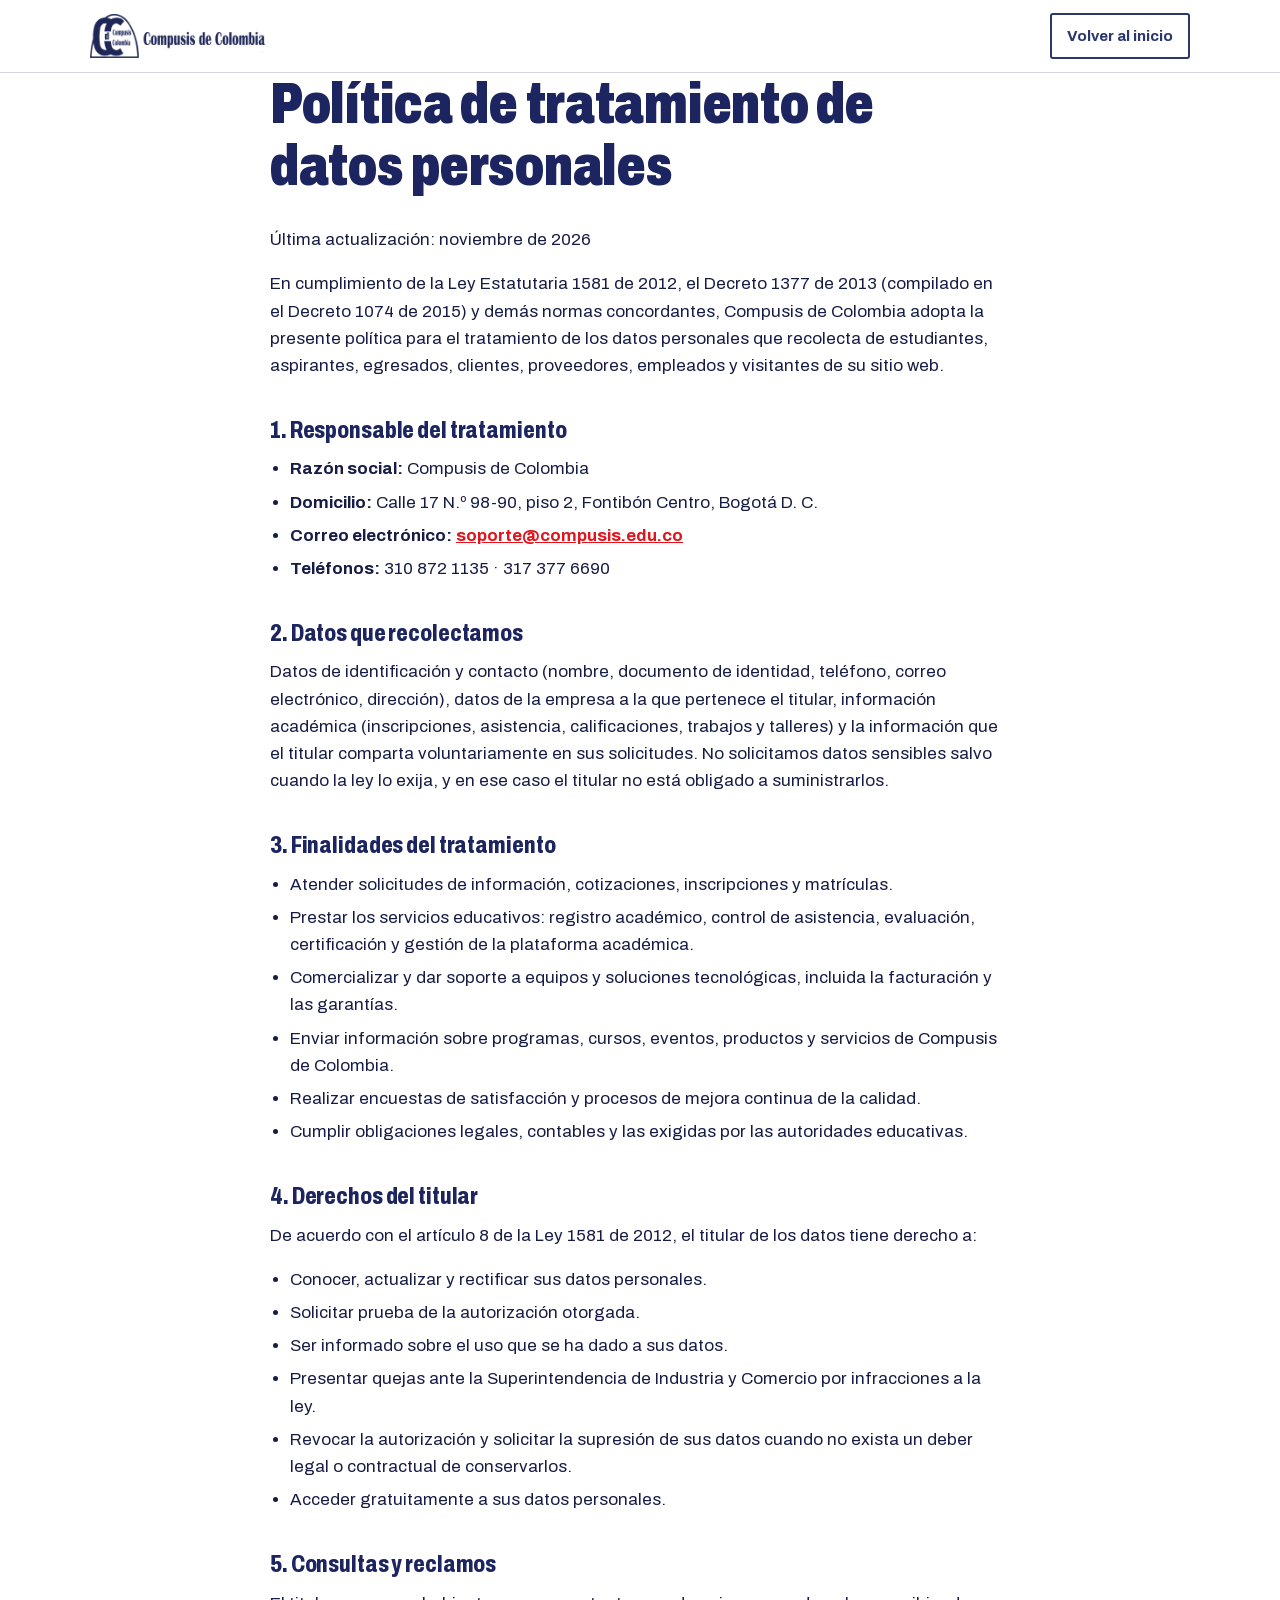
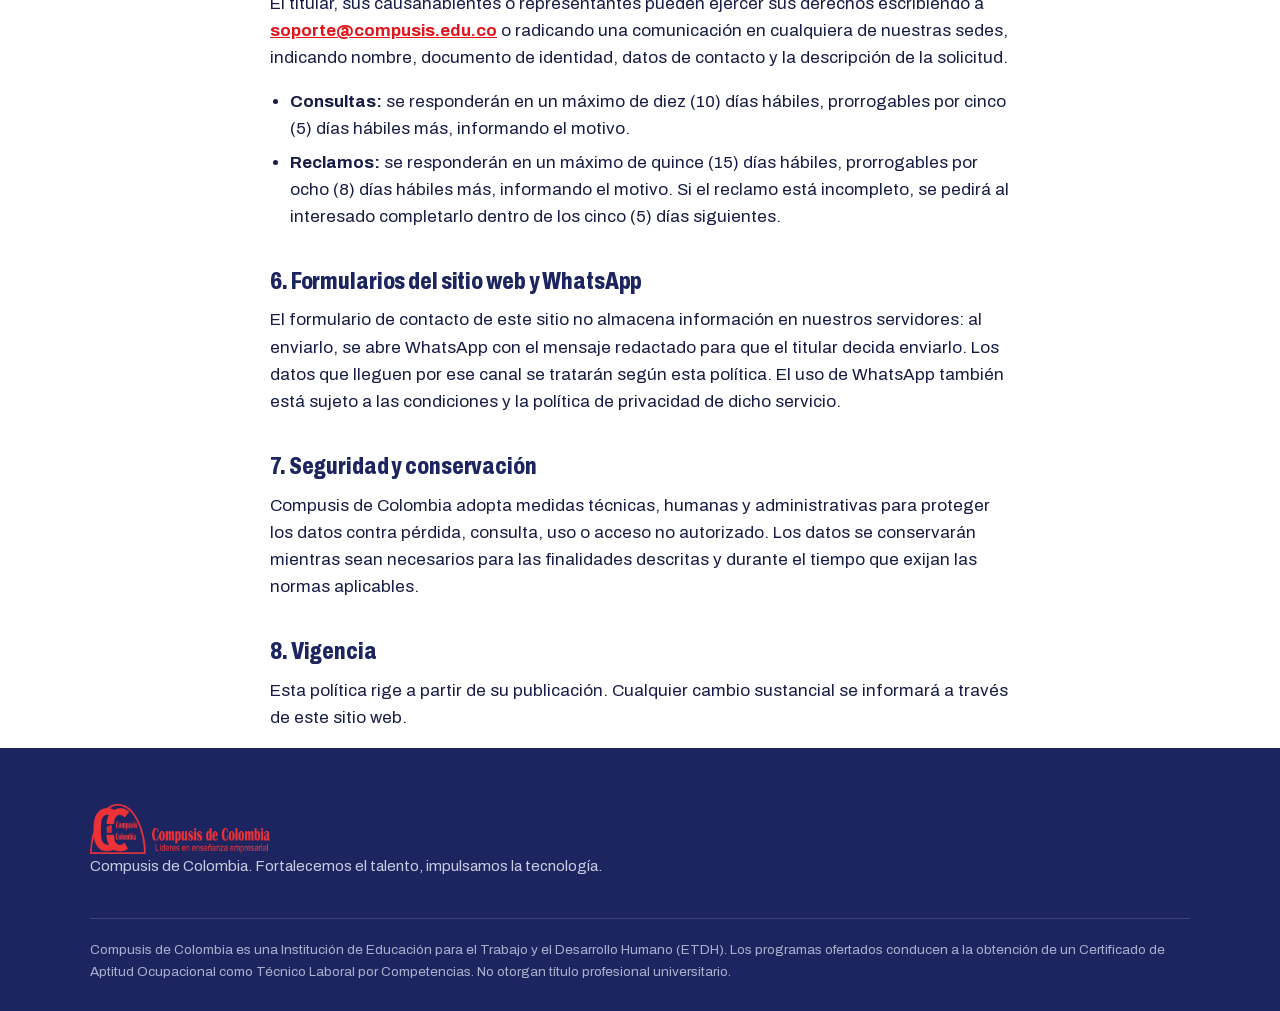
<file: privacidad.html>
<!doctype html>
<html lang="es-CO">
<head>
  <meta charset="utf-8">
  <meta name="viewport" content="width=device-width, initial-scale=1">
  <meta http-equiv="Content-Security-Policy" content="default-src 'self'; script-src 'self'; style-src 'self'; img-src 'self'; font-src 'self'; connect-src 'none'; object-src 'none'; frame-src 'none'; base-uri 'self'; form-action 'none'; upgrade-insecure-requests">
  <meta name="referrer" content="strict-origin-when-cross-origin">
  <title>Política de tratamiento de datos personales | Compusis de Colombia</title>
  <meta name="description" content="Política de tratamiento de datos personales (habeas data) de Compusis de Colombia, conforme a la Ley 1581 de 2012.">
  <link rel="canonical" href="https://santizamb.github.io/compusis/privacidad.html">
  <meta name="theme-color" content="#2b366d">
  <link rel="icon" href="assets/logo.png">
  <link rel="preload" href="assets/fuentes/archivo-latin.woff2" as="font" type="font/woff2" crossorigin>
  <link rel="stylesheet" href="styles.css">
</head>
<body>
  <a class="skip" href="#contenido">Saltar al contenido</a>

  <header class="site-header">
    <div class="wrap header-inner">
      <a href="./" class="brand" aria-label="Compusis de Colombia, inicio">
        <img src="assets/logo.png" alt="Compusis de Colombia" width="200" height="50">
      </a>
      <a class="btn btn-ghost btn-sm" href="./">Volver al inicio</a>
    </div>
  </header>

  <main id="contenido" class="wrap legal">
    <h1>Política de tratamiento de datos personales</h1>
    <p class="updated">Última actualización: noviembre de 2026</p>

    <p>En cumplimiento de la Ley Estatutaria 1581 de 2012, el Decreto 1377 de 2013 (compilado en el Decreto 1074 de 2015) y demás normas concordantes, Compusis de Colombia adopta la presente política para el tratamiento de los datos personales que recolecta de estudiantes, aspirantes, egresados, clientes, proveedores, empleados y visitantes de su sitio web.</p>

    <h2>1. Responsable del tratamiento</h2>
    <ul>
      <li><strong>Razón social:</strong> Compusis de Colombia</li>
      <li><strong>Domicilio:</strong> Calle 17 N.º 98-90, piso 2, Fontibón Centro, Bogotá D. C.</li>
      <li><strong>Correo electrónico:</strong> <a href="mailto:soporte@compusis.edu.co">soporte@compusis.edu.co</a></li>
      <li><strong>Teléfonos:</strong> 310 872 1135 · 317 377 6690</li>
    </ul>

    <h2>2. Datos que recolectamos</h2>
    <p>Datos de identificación y contacto (nombre, documento de identidad, teléfono, correo electrónico, dirección), datos de la empresa a la que pertenece el titular, información académica (inscripciones, asistencia, calificaciones, trabajos y talleres) y la información que el titular comparta voluntariamente en sus solicitudes. No solicitamos datos sensibles salvo cuando la ley lo exija, y en ese caso el titular no está obligado a suministrarlos.</p>

    <h2>3. Finalidades del tratamiento</h2>
    <ul>
      <li>Atender solicitudes de información, cotizaciones, inscripciones y matrículas.</li>
      <li>Prestar los servicios educativos: registro académico, control de asistencia, evaluación, certificación y gestión de la plataforma académica.</li>
      <li>Comercializar y dar soporte a equipos y soluciones tecnológicas, incluida la facturación y las garantías.</li>
      <li>Enviar información sobre programas, cursos, eventos, productos y servicios de Compusis de Colombia.</li>
      <li>Realizar encuestas de satisfacción y procesos de mejora continua de la calidad.</li>
      <li>Cumplir obligaciones legales, contables y las exigidas por las autoridades educativas.</li>
    </ul>

    <h2>4. Derechos del titular</h2>
    <p>De acuerdo con el artículo 8 de la Ley 1581 de 2012, el titular de los datos tiene derecho a:</p>
    <ul>
      <li>Conocer, actualizar y rectificar sus datos personales.</li>
      <li>Solicitar prueba de la autorización otorgada.</li>
      <li>Ser informado sobre el uso que se ha dado a sus datos.</li>
      <li>Presentar quejas ante la Superintendencia de Industria y Comercio por infracciones a la ley.</li>
      <li>Revocar la autorización y solicitar la supresión de sus datos cuando no exista un deber legal o contractual de conservarlos.</li>
      <li>Acceder gratuitamente a sus datos personales.</li>
    </ul>

    <h2>5. Consultas y reclamos</h2>
    <p>El titular, sus causahabientes o representantes pueden ejercer sus derechos escribiendo a <a href="mailto:soporte@compusis.edu.co">soporte@compusis.edu.co</a> o radicando una comunicación en cualquiera de nuestras sedes, indicando nombre, documento de identidad, datos de contacto y la descripción de la solicitud.</p>
    <ul>
      <li><strong>Consultas:</strong> se responderán en un máximo de diez (10) días hábiles, prorrogables por cinco (5) días hábiles más, informando el motivo.</li>
      <li><strong>Reclamos:</strong> se responderán en un máximo de quince (15) días hábiles, prorrogables por ocho (8) días hábiles más, informando el motivo. Si el reclamo está incompleto, se pedirá al interesado completarlo dentro de los cinco (5) días siguientes.</li>
    </ul>

    <h2>6. Formularios del sitio web y WhatsApp</h2>
    <p>El formulario de contacto de este sitio no almacena información en nuestros servidores: al enviarlo, se abre WhatsApp con el mensaje redactado para que el titular decida enviarlo. Los datos que lleguen por ese canal se tratarán según esta política. El uso de WhatsApp también está sujeto a las condiciones y la política de privacidad de dicho servicio.</p>

    <h2>7. Seguridad y conservación</h2>
    <p>Compusis de Colombia adopta medidas técnicas, humanas y administrativas para proteger los datos contra pérdida, consulta, uso o acceso no autorizado. Los datos se conservarán mientras sean necesarios para las finalidades descritas y durante el tiempo que exijan las normas aplicables.</p>

    <h2>8. Vigencia</h2>
    <p>Esta política rige a partir de su publicación. Cualquier cambio sustancial se informará a través de este sitio web.</p>
  </main>

  <footer class="site-footer">
    <div class="wrap footer-inner">
      <img src="assets/logo-sello.png" alt="Compusis de Colombia" width="180" height="50">
      <p>Compusis de Colombia. Fortalecemos el talento, impulsamos la tecnología.</p>
      <p class="footer-legal">Compusis de Colombia es una Institución de Educación para el Trabajo y el Desarrollo Humano (ETDH). Los programas ofertados conducen a la obtención de un Certificado de Aptitud Ocupacional como Técnico Laboral por Competencias. No otorgan título profesional universitario.</p>
    </div>
  </footer>
</body>
</html>
</file>
<file: styles.css>
@font-face {
  font-family: "Archivo";
  src: url("assets/fuentes/archivo-latin.woff2") format("woff2");
  font-weight: 400 900;
  font-stretch: 62% 125%;
  font-display: swap;
}

:root {
  --navy: #2b366d;
  --navy-deep: #1c2560;
  --red: #e3141b;
  --red-dark: #b80f15;
  --paper: #eeeff3;
  --ink: #161c45;
  --muted: #4e5578;
  --line: #d3d6e2;
  --white: #fff;
  --wrap: 1180px;
  --gutter: clamp(16px, 4vw, 40px);
  --section: clamp(56px, 7vw, 80px);
}

*, *::before, *::after { box-sizing: border-box; }
html { scroll-behavior: smooth; scroll-padding-top: 88px; }
body {
  margin: 0;
  font-family: "Archivo", system-ui, sans-serif;
  font-variation-settings: "wdth" 100;
  font-size: 1.0625rem;
  line-height: 1.6;
  color: var(--ink);
  background: var(--white);
  -webkit-font-smoothing: antialiased;
}
img { max-width: 100%; height: auto; display: block; }
a { color: inherit; }
h1, h2, h3 {
  font-stretch: 75%;
  font-variation-settings: "wdth" 75;
  font-weight: 800;
  line-height: 1.08;
  margin: 0 0 .5em;
  letter-spacing: -.005em;
  color: var(--navy-deep);
}
h1 { font-size: clamp(2.2rem, 4.6vw, 3.6rem); font-weight: 900; }
h2 { font-size: clamp(1.8rem, 3.4vw, 2.6rem); }
h3 { font-size: 1.35rem; line-height: 1.15; }
p { margin: 0 0 1em; }
[hidden] { display: none !important; }

.wrap { max-width: var(--wrap); margin: 0 auto; padding: 0 var(--gutter); }
.visually-hidden { position: absolute; width: 1px; height: 1px; overflow: hidden; clip: rect(0 0 0 0); white-space: nowrap; }
.skip { position: absolute; left: -999px; top: 8px; background: var(--ink); color: var(--white); padding: 8px 14px; z-index: 100; }
.skip:focus { left: 8px; }
:focus-visible { outline: 3px solid var(--red); outline-offset: 3px; }
.muted { color: var(--muted); }
.eyebrow { color: var(--red); font-weight: 700; font-size: .95rem; margin-bottom: .5em; }

/* Botones y enlaces */
.btn {
  display: inline-block;
  font: inherit;
  font-weight: 700;
  text-decoration: none;
  text-align: center;
  padding: .85em 1.4em;
  border: 2px solid transparent;
  border-radius: 3px;
  cursor: pointer;
  transition: background-color .15s, color .15s, border-color .15s;
}
.btn-sm { padding: .55em 1em; font-size: .95rem; }
.btn-red { background: var(--red); color: var(--white); }
.btn-red:hover { background: var(--red-dark); }
.btn-navy { background: var(--navy); color: var(--white); }
.btn-navy:hover { background: var(--navy-deep); }
.btn-ghost { border-color: var(--navy); color: var(--navy); background: transparent; }
.btn-ghost:hover { background: var(--navy); color: var(--white); }
.btn-light { background: var(--white); color: var(--navy-deep); }
.btn-light:hover { background: var(--paper); }
.btn-row { display: flex; flex-wrap: wrap; gap: 10px; }
.text-link { color: var(--red); font-weight: 700; text-underline-offset: 4px; }
.back-link { display: inline-block; margin-top: 20px; color: var(--navy); font-weight: 600; font-size: .95rem; text-underline-offset: 3px; }
.back-link::before { content: "← "; }

/* Barra superior */
.utility { background: var(--navy-deep); color: #dfe2f0; font-size: .85rem; }
.utility-inner { display: flex; justify-content: flex-end; gap: 22px; padding-top: 6px; padding-bottom: 6px; }
.utility a { text-decoration: none; font-weight: 600; }
.utility a:hover { color: var(--white); text-decoration: underline; }

/* Encabezado y menú */
.site-header {
  position: sticky; top: 0; z-index: 50;
  background: rgba(255, 255, 255, .97);
  backdrop-filter: blur(6px);
  border-bottom: 1px solid var(--line);
}
.header-inner { display: flex; align-items: center; justify-content: space-between; gap: 24px; height: 72px; }
.brand { flex-shrink: 0; }
.brand img { height: 44px; width: auto; }
.nav { display: flex; align-items: center; gap: 22px; }
.nav-list { list-style: none; margin: 0; padding: 0; display: flex; align-items: center; gap: 4px; }
.nav-list > li { position: relative; display: flex; align-items: center; }
.nav-list > li > a { display: block; padding: 24px 10px; text-decoration: none; font-weight: 600; color: var(--navy-deep); white-space: nowrap; box-shadow: inset 0 -3px 0 transparent; }
.nav-list > li > a:hover { color: var(--red); }
.nav-list > li.is-active > a { color: var(--red); box-shadow: inset 0 -3px 0 var(--red); }
.nav-list a[aria-current="page"] { color: var(--red); }
.sub-toggle { display: grid; place-items: center; width: 24px; height: 32px; margin-left: -6px; padding: 0; border: 0; background: none; color: var(--navy-deep); cursor: pointer; }
.sub-toggle .icon { width: 16px; height: 16px; fill: none; stroke: currentColor; stroke-width: 2.2; stroke-linecap: round; stroke-linejoin: round; transition: transform .15s; }
.sub-toggle[aria-expanded="true"] .icon { transform: rotate(180deg); }
.sub {
  list-style: none; margin: 0; padding: 8px 0;
  position: absolute; top: 100%; left: 0; min-width: 250px;
  background: var(--white); border: 1px solid var(--line); border-top: 3px solid var(--red);
  box-shadow: 0 14px 30px rgba(22, 28, 69, .14);
  display: none;
}
.has-sub.open .sub { display: block; }
@media (hover: hover) and (min-width: 1181px) {
  .has-sub:hover .sub { display: block; }
}
.sub a { display: block; padding: 9px 18px; text-decoration: none; font-weight: 600; font-size: .97rem; color: var(--navy-deep); }
.sub a:hover, .sub a[aria-current="page"] { background: var(--paper); color: var(--red); }
.nav-wa { white-space: nowrap; }
.menu-toggle, .wa-quick { display: none; }

/* Hero (inicio) */
.hero { position: relative; overflow: hidden; background: var(--paper); }
.hero-grid {
  display: grid;
  grid-template-columns: minmax(0, 1.05fr) minmax(0, 1fr);
  align-items: center;
  gap: 40px;
  min-height: min(560px, calc(100vh - 106px));
  padding-top: 56px; padding-bottom: 56px;
}
.hero h1 { font-size: clamp(2.4rem, 4.6vw, 4rem); max-width: 15ch; margin-bottom: .4em; }
.hero-kicker { font-size: clamp(1.15rem, 1.6vw, 1.35rem); font-weight: 700; color: var(--red); max-width: 34ch; line-height: 1.35; margin-bottom: .8em; }
.lede { font-size: 1.05rem; color: var(--muted); max-width: 52ch; }
.hero-actions { display: flex; flex-wrap: wrap; gap: 10px; margin-top: 24px; }
.hero-media { position: relative; align-self: stretch; min-height: 420px; margin: -56px 0; }
.hero-panels { position: absolute; inset: 0; clip-path: polygon(22% 0, 100% 0, 100% 100%, 0 100%); background: var(--navy-deep); }
.hero-top { position: absolute; top: 0; left: 0; width: 100%; height: 62%; object-fit: cover; object-position: 30% 35%; }
.hero-bottom { position: absolute; left: 0; right: 0; bottom: 0; height: 55%; }
.hero-bottom img, .band { position: absolute; inset: 0; width: 100%; height: 100%; }
.hero-bottom img { object-fit: cover; object-position: 60% 40%; clip-path: polygon(0 30%, 100% 10%, 100% 100%, 0 100%); }
.band-red { background: var(--red); clip-path: polygon(0 18%, 100% 0, 100% 100%, 0 100%); }
.band-navy { background: var(--navy-deep); clip-path: polygon(0 25%, 100% 5%, 100% 100%, 0 100%); }
.slash { position: absolute; top: -10%; bottom: -10%; transform: skewX(-12deg); }
.slash-navy { left: 4%; width: 30%; background: var(--navy); }
.slash-red { left: 0; width: 7%; background: var(--red); z-index: 2; }
@media (prefers-reduced-motion: no-preference) {
  .slash-red { animation: sweep .9s cubic-bezier(.2, .7, .2, 1) both; }
  .slash-navy { animation: sweep .9s .08s cubic-bezier(.2, .7, .2, 1) both; }
  .hero-bottom { animation: rise .8s .3s cubic-bezier(.2, .7, .2, 1) both; }
  @keyframes sweep { from { transform: skewX(-12deg) translateY(-110%); } }
  @keyframes rise { from { opacity: 0; transform: translateY(24px); } }
}

/* Secciones */
.section { padding: var(--section) 0; }
.section-alt { background: var(--paper); }
.section-head { display: grid; grid-template-columns: 1fr 1fr; gap: 16px 48px; align-items: end; margin-bottom: 32px; }
.section-head h2 { margin: 0; }
.section-head p { margin: 0; color: var(--muted); max-width: 52ch; }
.featured-head { display: flex; flex-wrap: wrap; align-items: baseline; justify-content: space-between; gap: 8px 24px; margin-bottom: 20px; }
.featured-head h2 { font-size: clamp(1.5rem, 2.6vw, 2rem); margin: 0; }
.card-grid + .featured-head { margin-top: 48px; }
.two-col { display: grid; grid-template-columns: 1fr 1.3fr; gap: 24px 56px; align-items: start; }
.more-row { margin: 28px 0 0; }

/* Encabezado de páginas internas */
.page-head { background: var(--paper); padding: 28px 0 44px; border-bottom: 4px solid var(--red); }
.page-head h1 { max-width: 22ch; }
.page-lead { font-size: 1.12rem; color: var(--muted); max-width: 62ch; }
.page-head .btn-row { margin-top: 22px; }
.page-head-dark { background: var(--navy-deep); }
.page-head-dark h1 { color: var(--white); }
.page-head-dark .page-lead, .page-head-dark .crumbs, .page-head-dark .crumbs [aria-current] { color: #c8cce0; }
.page-head-dark .eyebrow { color: #ff8a8e; }
.page-head-dark .crumbs a { color: var(--white); }
.page-head-slim { padding: 18px 0; border-bottom: 1px solid var(--line); }
.page-head-slim .crumbs { margin: 0; }
.student-access { margin: 20px 0 0; color: var(--muted); font-size: .97rem; }

/* Migas de pan */
.crumbs { font-size: .9rem; color: var(--muted); margin-bottom: 18px; }
.crumbs ol { list-style: none; margin: 0; padding: 0; display: flex; flex-wrap: wrap; gap: 4px 0; }
.crumbs li + li::before { content: "/"; color: var(--red); margin: 0 .55em; }
.crumbs a { color: var(--navy); font-weight: 600; text-underline-offset: 3px; }
.crumbs [aria-current] { color: var(--muted); }

/* Tarjetas */
.card-grid { list-style: none; margin: 0; padding: 0; display: grid; grid-template-columns: repeat(auto-fill, minmax(280px, 1fr)); gap: 20px; }
.card-grid-3 { grid-template-columns: repeat(3, minmax(0, 1fr)); }
.card {
  position: relative; display: flex; flex-direction: column;
  background: var(--white); border: 1px solid var(--line); border-top: 4px solid var(--red);
  padding: 22px 24px 24px;
  transition: box-shadow .15s, transform .15s;
}
.card-tech { border-top-color: var(--navy); padding: 0; }
.card:has(.card-link):hover { box-shadow: 0 10px 24px rgba(22, 28, 69, .12); transform: translateY(-2px); }
.card h3 { margin: 0 0 6px; font-size: 1.3rem; }
.card-link { text-decoration: none; }
.card-link::after { content: ""; position: absolute; inset: 0; }
.card:hover .card-link { color: var(--red); }
.card .tag { font-size: .82rem; font-weight: 700; color: var(--red); text-transform: uppercase; letter-spacing: .04em; margin-bottom: 8px; }
.card-tech .tag { color: var(--navy); }
.card-meta { font-size: .92rem; font-weight: 600; color: var(--muted); margin-bottom: 8px; }
.card-text { color: var(--ink); font-size: .98rem; margin-bottom: 12px; }
.card-more { margin-top: auto; padding-top: 8px; color: var(--red); font-weight: 700; font-size: .95rem; }
.card-more::after { content: " →"; }
.card-body { padding: 6px 24px 24px; display: flex; flex-direction: column; flex: 1; }
.card-actions { margin-top: auto; padding-top: 14px; display: flex; align-items: center; justify-content: space-between; gap: 12px; }
.card-actions .card-more { padding-top: 0; }
.card-actions .btn { position: relative; z-index: 1; }
.cat-icon { width: 40px; height: 40px; fill: none; stroke: var(--navy-deep); stroke-width: 1.6; stroke-linecap: round; stroke-linejoin: round; margin-bottom: 14px; }
.cat-card h3 { font-size: 1.55rem; }

/* Tarjetas de las dos líneas */
.line-cards { list-style: none; margin: 0; padding: 0; display: grid; grid-template-columns: 1fr 1fr; gap: 24px; }
.line-card { position: relative; display: flex; flex-direction: column; background: var(--white); border: 1px solid var(--line); overflow: hidden; transition: box-shadow .15s, transform .15s; }
.line-card:hover { box-shadow: 0 12px 28px rgba(22, 28, 69, .14); transform: translateY(-2px); }
.line-card img { width: 100%; aspect-ratio: 16 / 8; object-fit: cover; }
.line-edu { border-top: 5px solid var(--red); }
.line-tech { border-top: 5px solid var(--navy); }
.line-body { padding: 24px 28px 28px; display: flex; flex-direction: column; flex: 1; }
.line-body h3 { font-size: clamp(1.45rem, 2.4vw, 1.9rem); max-width: 22ch; }
.line-body p { color: var(--muted); }
.line-card:hover .card-link { color: var(--red); }

/* Indicadores */
.stats { list-style: none; margin: 0; padding: 0; display: grid; grid-template-columns: repeat(4, 1fr); gap: 0; }
.stats li { padding: 4px 24px; border-left: 3px solid var(--red); display: grid; gap: 4px; align-content: start; }
.stats strong { font-size: clamp(1.6rem, 2.6vw, 2.1rem); font-weight: 900; font-variation-settings: "wdth" 75; color: var(--navy-deep); line-height: 1.1; }
.stats span { color: var(--muted); font-size: .97rem; line-height: 1.4; }

/* Franja de llamado a la acción */
.cta-band { background: var(--navy-deep); color: var(--white); padding: 48px 0; }
.cta-inner { display: grid; grid-template-columns: 1.3fr 1fr; gap: 20px 48px; align-items: center; }
.cta-band h2 { color: var(--white); font-size: clamp(1.6rem, 3vw, 2.3rem); margin-bottom: .3em; }
.cta-band p { color: #c8cce0; margin: 0; max-width: 52ch; }
.cta-band .btn-row { justify-content: flex-end; }

/* Filtros y buscador */
.toolbar { display: grid; gap: 12px; margin-bottom: 20px; }
.chips { display: flex; flex-wrap: wrap; gap: 8px; }
.chips button {
  font: inherit; font-size: .95rem; font-weight: 600;
  min-height: 40px; padding: .4em 1em;
  border: 1.5px solid var(--navy); border-radius: 999px;
  background: transparent; color: var(--navy); cursor: pointer;
}
.chips button span { opacity: .6; margin-left: 2px; font-variant-numeric: tabular-nums; }
.chips button:hover { background: rgba(43, 54, 109, .08); }
.chips button[aria-pressed="true"] { background: var(--navy); color: var(--white); }
.search { position: relative; display: block; max-width: 520px; }
.search-icon { position: absolute; left: .8em; top: 50%; transform: translateY(-50%); width: 18px; height: 18px; fill: none; stroke: var(--muted); stroke-width: 2; stroke-linecap: round; pointer-events: none; }
.search input {
  width: 100%; font: inherit; color: var(--ink);
  padding: .7em .9em .7em 2.6em; border: 1.5px solid var(--line); border-radius: 3px; background: var(--white);
}
.search input:focus { border-color: var(--navy); outline: none; box-shadow: 0 0 0 3px rgba(43, 54, 109, .2); }
.result-count { font-size: .92rem; color: var(--muted); margin: -6px 0 12px; }
.result-count:empty { display: none; }
.empty { background: var(--paper); padding: 24px; color: var(--muted); }

/* Productos */
.product-img { background: linear-gradient(180deg, var(--white), #f5f6f9); padding: 20px; aspect-ratio: 4 / 3; display: grid; place-items: center; }
.product-img img { max-height: 100%; width: auto; object-fit: contain; }
.warranty { color: var(--red); font-weight: 700; font-size: .95rem; margin-bottom: 12px; }
.specs { margin: 0; font-size: .95rem; }
.spec { display: flex; align-items: baseline; gap: 8px; padding: 3px 0; }
.spec dt { color: var(--muted); flex: 1 0 auto; display: flex; align-items: baseline; gap: 8px; }
.spec dt::after { content: ""; flex: 1; min-width: 16px; border-bottom: 2px dotted var(--line); }
.spec dd { margin: 0; max-width: 62%; text-align: right; font-weight: 600; }
.ficha { display: inline-block; margin: 16px 0 0; color: var(--red); font-weight: 700; font-size: .95rem; text-underline-offset: 3px; }
.product-detail { display: grid; grid-template-columns: minmax(0, 1fr) minmax(0, 1fr); gap: 48px; align-items: start; }
.product-photo { background: linear-gradient(180deg, var(--white), #f1f2f6); border: 1px solid var(--line); padding: 40px; display: grid; place-items: center; aspect-ratio: 1; }
.product-photo img { max-height: 100%; width: auto; object-fit: contain; }
.product-detail h1 { font-size: clamp(2rem, 3.6vw, 2.8rem); }
.product-detail .specs { max-width: 480px; font-size: 1rem; }
.product-detail .btn-row { margin-top: 24px; }
.other-cats { margin-top: 36px; display: flex; flex-wrap: wrap; align-items: baseline; gap: 8px 16px; }
.other-cats p { margin: 0; font-weight: 700; color: var(--navy-deep); }
.other-cats ul { list-style: none; margin: 0; padding: 0; display: flex; flex-wrap: wrap; gap: 8px 18px; }
.other-cats a { color: var(--navy); font-weight: 600; text-underline-offset: 3px; }

/* Fichas de cursos y técnicos */
.detail { display: grid; grid-template-columns: minmax(0, 1fr) 340px; gap: 48px; align-items: start; }
.detail-lead { font-size: 1.12rem; max-width: 62ch; }
.detail-sub { font-size: 1.6rem; margin-top: 32px; }
.detail-aside { position: sticky; top: 100px; }
.aside-card { background: var(--paper); border-top: 4px solid var(--red); padding: 24px; display: grid; gap: 10px; }
.aside-title { font-weight: 800; font-variation-settings: "wdth" 80; font-size: 1.25rem; color: var(--navy-deep); margin: 0 0 4px; }
.course-info { margin: 20px 0 0; display: grid; gap: 0; max-width: 640px; }
.course-info div { display: grid; grid-template-columns: 140px 1fr; gap: 12px; padding: 10px 0; border-top: 1px solid var(--line); }
.course-info dt { font-weight: 700; color: var(--navy-deep); }
.course-info dd { margin: 0; color: var(--muted); }
.check-list { list-style: none; margin: 0; padding: 0; display: grid; gap: 10px; max-width: 640px; }
.check-list li { position: relative; padding-left: 26px; }
.check-list li::before { content: ""; position: absolute; left: 0; top: .5em; width: 10px; height: 10px; background: var(--red); }
.doc-link { display: inline-flex; align-items: center; gap: 8px; color: var(--navy-deep); font-weight: 700; font-size: .95rem; text-underline-offset: 3px; }
.doc-link::before { content: "XLS"; font-size: .68rem; font-weight: 800; letter-spacing: .04em; color: var(--white); background: #1d6f42; padding: 3px 5px; border-radius: 2px; }
.doc-row { margin: 18px 0 0; display: flex; flex-wrap: wrap; align-items: center; gap: 4px 12px; }
.doc-row span { color: var(--muted); font-size: .92rem; }
.aside-card .doc-link { justify-self: center; margin-top: 6px; }
.detail-sub-first { margin-top: 0; }
.modules { display: grid; grid-template-columns: 1.3fr 1fr; gap: 16px; max-width: 760px; }
.modules > div { background: var(--paper); padding: 20px 22px; }
.modules h3 { font-size: 1.1rem; font-variation-settings: "wdth" 85; margin: 0 0 10px; }
.modules ol, .modules ul { margin: 0; padding-left: 1.3em; display: grid; gap: 6px; }
.modules li::marker { color: var(--red); font-weight: 700; }
.accordion { margin-top: 32px; border-top: 1px solid var(--line); max-width: 640px; }
.accordion details { border-bottom: 1px solid var(--line); }
.accordion summary { cursor: pointer; padding: 14px 0; font-weight: 700; color: var(--navy-deep); list-style: none; display: flex; justify-content: space-between; gap: 16px; }
.accordion summary::-webkit-details-marker { display: none; }
.accordion summary::after { content: "+"; color: var(--red); font-size: 1.4rem; line-height: 1; }
.accordion details[open] summary::after { content: "−"; }
.accordion details p { color: var(--muted); margin: 0 0 16px; }
.accordion a { color: var(--navy); font-weight: 600; }

/* Capacitación empresarial */
.area-grid { list-style: none; margin: 0; padding: 0; display: grid; grid-template-columns: repeat(3, 1fr); gap: 12px; }
.area-grid li { background: var(--paper); padding: 18px 20px 18px 44px; position: relative; font-weight: 700; color: var(--navy-deep); }
.area-grid li::before { content: ""; position: absolute; left: 20px; top: 1.6em; width: 10px; height: 10px; background: var(--red); }
.benefits { list-style: none; margin: 0; padding: 0; display: grid; grid-template-columns: repeat(4, 1fr); gap: 24px; }
.benefits li { border-top: 3px solid var(--red); padding-top: 14px; color: var(--muted); }
.benefits strong { display: block; color: var(--navy-deep); font-size: 1.15rem; font-variation-settings: "wdth" 80; margin-bottom: 4px; }

/* Soluciones, industrias, guías, marcas */
.solutions { background: var(--navy-deep); color: var(--white); padding: var(--section) 0; }
.solutions-grid { display: grid; grid-template-columns: minmax(0, .9fr) minmax(0, 1.1fr); gap: 48px; }
.solutions h2 { color: var(--white); max-width: 12ch; }
.areas { list-style: none; margin: 0 0 28px; padding: 0; display: flex; flex-wrap: wrap; gap: 6px 0; font-size: clamp(1.1rem, 1.9vw, 1.4rem); font-weight: 700; font-variation-settings: "wdth" 80; }
.areas li:not(:last-child)::after { content: "/"; color: var(--red); margin: 0 .45em; font-weight: 400; }
.solutions-note { color: #c8cce0; max-width: 56ch; margin: 0; }
.solutions-note strong { color: var(--white); }
.sector-grid { display: grid; grid-template-columns: repeat(4, 1fr); gap: 20px; }
.sector { margin: 0; }
.sector img { aspect-ratio: 4 / 5; object-fit: cover; width: 100%; }
.sector figcaption { padding-top: 14px; color: var(--muted); font-size: .97rem; }
.sector strong { display: block; color: var(--navy-deep); font-size: 1.2rem; font-variation-settings: "wdth" 80; margin-bottom: 4px; }
.guide-grid { display: grid; grid-template-columns: 1fr 1fr; gap: 24px; }
.guide { display: grid; grid-template-columns: 160px 1fr; gap: 20px; align-items: center; text-decoration: none; background: var(--white); padding: 16px; border-left: 4px solid var(--red); }
.guide img { aspect-ratio: 3 / 4; object-fit: cover; object-position: top; width: 100%; }
.guide strong { display: block; font-size: 1.2rem; font-variation-settings: "wdth" 80; color: var(--navy-deep); margin-bottom: 6px; }
.guide span { color: var(--muted); }
.guide:hover strong { color: var(--red); }
.brands { text-align: center; }
.brands h2 { font-size: clamp(1.5rem, 2.8vw, 2rem); }
.brand-list { list-style: none; margin: 24px 0 0; padding: 0; display: grid; grid-template-columns: repeat(8, 1fr); gap: 24px; align-items: center; }
.brand-list li { display: grid; place-items: center; height: 64px; }
.brand-list img { max-height: 52px; max-width: 120px; width: auto; object-fit: contain; }

/* Misión, visión, calidad */
.mv { margin: 0; }
.mv dt { font-weight: 800; font-size: 1.3rem; font-variation-settings: "wdth" 75; color: var(--red); }
.mv dd { margin: 4px 0 24px; color: var(--muted); }
.mv dd:last-child { margin-bottom: 0; }
.mv-edu { display: grid; grid-template-columns: 1fr 1.4fr; gap: 24px 56px; }
.mv-edu-head p { color: var(--muted); max-width: 40ch; }
.mv-edu .mv dd { color: var(--ink); }
.quality { display: grid; grid-template-columns: 1.4fr 1fr; gap: 32px 56px; align-items: center; margin-bottom: 48px; }
.quality p { color: var(--muted); max-width: 60ch; }
.seal { border: 3px solid var(--navy-deep); padding: 28px; text-align: center; }
.seal .seal-title { font-size: 2.6rem; font-weight: 900; font-variation-settings: "wdth" 75; color: var(--navy-deep); margin: 0 0 6px; line-height: 1; }
.seal p { margin: 0 auto; max-width: 30ch; }
.recognitions { padding-top: 28px; border-top: 1px solid var(--line); }
.recognitions h3 { font-size: 1.2rem; font-variation-settings: "wdth" 80; margin: 0 0 18px; }
.recognitions ul { list-style: none; margin: 0; padding: 0; display: grid; grid-template-columns: repeat(auto-fit, minmax(200px, 1fr)); gap: 20px; }
.recognitions li { display: flex; align-items: center; gap: 14px; font-weight: 600; color: var(--navy-deep); line-height: 1.3; }
.recognitions img { width: 96px; height: 76px; object-fit: contain; flex-shrink: 0; }
.rec-icon { width: 96px; height: 52px; flex-shrink: 0; fill: none; stroke: var(--navy-deep); stroke-width: 1.5; stroke-linecap: round; stroke-linejoin: round; padding: 0 6px; }
.etdh-note { background: var(--paper); border-left: 6px solid var(--navy-deep); padding: 18px 22px; color: var(--ink); font-size: .95rem; margin: 28px 0 0; }
.legal-strip { padding-bottom: var(--section); }
.legal-strip .etdh-note { margin-top: 32px; }

/* Sedes */
.campus-list { margin: 0; display: grid; gap: 16px; }
.campus-list div { padding: 14px 0 0; border-top: 1px solid var(--line); }
.campus-list dt { font-weight: 800; color: var(--red); font-variation-settings: "wdth" 80; font-size: 1.15rem; }
.campus-list dd { margin: 2px 0 0; }
.campus-list a { color: var(--muted); text-decoration: none; }
.campus-list a:hover { color: var(--red); text-decoration: underline; }

/* Contacto */
.contact-grid { display: grid; grid-template-columns: 1fr 1fr; gap: 56px; }
.contact-sub { font-size: 1.5rem; margin: 0 0 10px; }
.contact-list { list-style: none; padding: 0; margin: 28px 0 0; }
.contact-list li { padding: 12px 0; border-top: 1px solid var(--line); display: grid; grid-template-columns: 170px 1fr; gap: 12px; }
.contact-list small { color: var(--muted); font-weight: 400; }
.contact-list span { color: var(--muted); }
.contact-list a { font-weight: 700; color: var(--navy-deep); text-decoration: none; }
.contact-list a:hover { color: var(--red); text-decoration: underline; }
.quote { background: var(--paper); padding: 32px; display: grid; gap: 16px; align-content: start; }
.quote label { display: grid; gap: 6px; font-weight: 600; color: var(--navy-deep); }
.quote input, .quote textarea, .quote select {
  font: inherit; font-weight: 400; color: var(--ink);
  padding: .7em .8em; border: 1.5px solid var(--line); border-radius: 3px; background: var(--white);
}
.quote input:focus, .quote textarea:focus, .quote select:focus { border-color: var(--navy); outline: none; box-shadow: 0 0 0 3px rgba(43, 54, 109, .2); }
.quote .btn { justify-self: start; }
.quote .consent { display: flex; gap: 10px; align-items: flex-start; font-weight: 400; font-size: .88rem; color: var(--muted); line-height: 1.45; }
.quote .consent input { width: 18px; height: 18px; margin: 2px 0 0; padding: 0; flex-shrink: 0; accent-color: var(--navy); }
.quote .consent a { color: var(--navy-deep); font-weight: 700; }
.form-hint { font-size: .9rem; color: var(--muted); margin: 0; }

/* Página legal */
.legal { max-width: 820px; }
.legal h2 { font-size: 1.5rem; margin-top: 1.6em; }
.legal ul { padding-left: 20px; display: grid; gap: 6px; margin: 0 0 1em; }
.legal a { color: var(--red); font-weight: 700; }

/* Pie */
.site-footer { background: var(--navy-deep); color: #c8cce0; padding: 56px 0 28px; font-size: .95rem; }
.footer-grid { display: grid; grid-template-columns: 1.3fr repeat(3, 1fr) 1.4fr; gap: 32px; }
.site-footer h2 { font-size: 1.05rem; font-variation-settings: "wdth" 85; color: var(--white); margin: 0 0 12px; letter-spacing: .02em; }
.site-footer ul { list-style: none; margin: 0; padding: 0; display: grid; gap: 8px; }
.site-footer a { text-decoration: none; }
.site-footer a:hover { color: var(--white); text-decoration: underline; }
.footer-brand img { height: 44px; width: auto; background: var(--white); padding: 6px 10px; border-radius: 3px; margin-bottom: 14px; }
.footer-phones a { color: var(--white); font-weight: 600; }
.footer-phones a { white-space: nowrap; }
.footer-phones span { display: block; margin-top: 8px; font-size: .85rem; }
.footer-phones span:first-child { margin-top: 0; }
.footer-sedes strong { display: block; color: var(--white); }
.footer-legal { margin: 40px 0 0; padding-top: 20px; border-top: 1px solid rgba(255, 255, 255, .15); font-size: .85rem; color: #aab0cc; }

/* Responsivo */
@media (max-width: 1180px) {
  .menu-toggle {
    display: block; font: inherit; font-weight: 700;
    padding: .5em 1em; border: 1.5px solid var(--navy); border-radius: 3px;
    background: var(--white); color: var(--navy); cursor: pointer;
  }
  .wa-quick { display: grid; place-items: center; width: 44px; height: 44px; margin-left: auto; border-radius: 3px; background: var(--red); color: var(--white); }
  .wa-quick .icon { width: 24px; height: 24px; fill: none; stroke: currentColor; stroke-width: 1.8; stroke-linejoin: round; stroke-linecap: round; }
  .header-inner { gap: 12px; }
  .nav {
    display: none; position: absolute; top: 72px; left: 0; right: 0;
    flex-direction: column; align-items: stretch; gap: 0;
    max-height: calc(100vh - 72px); overflow-y: auto;
    background: var(--white); border-bottom: 1px solid var(--line); padding: 4px var(--gutter) 20px;
    box-shadow: 0 14px 30px rgba(22, 28, 69, .14);
  }
  .nav.open { display: flex; }
  .nav-list { flex-direction: column; align-items: stretch; gap: 0; }
  .nav-list > li { flex-wrap: wrap; border-bottom: 1px solid var(--line); }
  .nav-list > li > a { flex: 1; padding: 14px 0; box-shadow: none; }
  .nav-list > li.is-active > a { box-shadow: inset 4px 0 0 var(--red); padding-left: 12px; }
  .sub-toggle { width: 48px; height: 48px; margin: 0; }
  .sub { position: static; flex-basis: 100%; min-width: 0; border: 0; border-left: 3px solid var(--red); box-shadow: none; padding: 0 0 10px; margin-bottom: 10px; }
  .sub a { padding: 10px 16px; }
  .nav-wa { margin-top: 16px; }
}
@media (max-width: 980px) {
  .sector-grid { grid-template-columns: repeat(2, 1fr); }
  .brand-list { grid-template-columns: repeat(4, 1fr); }
  .guide-grid { grid-template-columns: 1fr; }
  .footer-grid { grid-template-columns: repeat(3, 1fr); }
  .footer-brand { grid-column: 1 / -1; }
  .stats, .benefits { grid-template-columns: repeat(2, 1fr); row-gap: 28px; }
  .card-grid-3 { grid-template-columns: repeat(auto-fill, minmax(280px, 1fr)); }
  .detail { grid-template-columns: minmax(0, 1fr) 300px; gap: 32px; }
  .area-grid { grid-template-columns: repeat(2, 1fr); }
}
@media (max-width: 760px) {
  .hero-grid { grid-template-columns: 1fr; min-height: 0; padding-top: 40px; gap: 32px; }
  .hero-media { min-height: 360px; margin: 0 calc(var(--gutter) * -1) -56px; }
  .hero-media .slash { top: 0; }
  .brand img { height: 38px; }
  .utility-inner { justify-content: center; }
  .utility-tel { display: none; }
  .section-head, .two-col, .mv-edu, .quality, .solutions-grid, .contact-grid, .cta-inner, .line-cards, .product-detail, .detail { grid-template-columns: 1fr; }
  .cta-band .btn-row { justify-content: flex-start; }
  .detail-aside { position: static; order: -1; }
  .detail-aside .back-link { display: none; }
  .product-photo { padding: 24px; aspect-ratio: 4 / 3; }
  .card-grid, .card-grid-3 { grid-template-columns: 1fr; }
  .guide { grid-template-columns: 110px 1fr; }
  .quote { padding: 24px; }
  .page-head { padding-bottom: 32px; }
  .btn-row .btn { flex: 1 1 auto; }
}
@media (max-width: 520px) {
  .sector-grid { grid-template-columns: 1fr; }
  .sector img { aspect-ratio: 16 / 10; }
  .brand-list { grid-template-columns: repeat(2, 1fr); }
  .contact-list li, .course-info div, .modules { grid-template-columns: 1fr; gap: 2px; }
  .modules { gap: 12px; }
  .footer-grid { grid-template-columns: 1fr 1fr; }
  .stats, .benefits, .area-grid { grid-template-columns: 1fr; }
  .card-actions { flex-wrap: wrap; }
}
</file>
